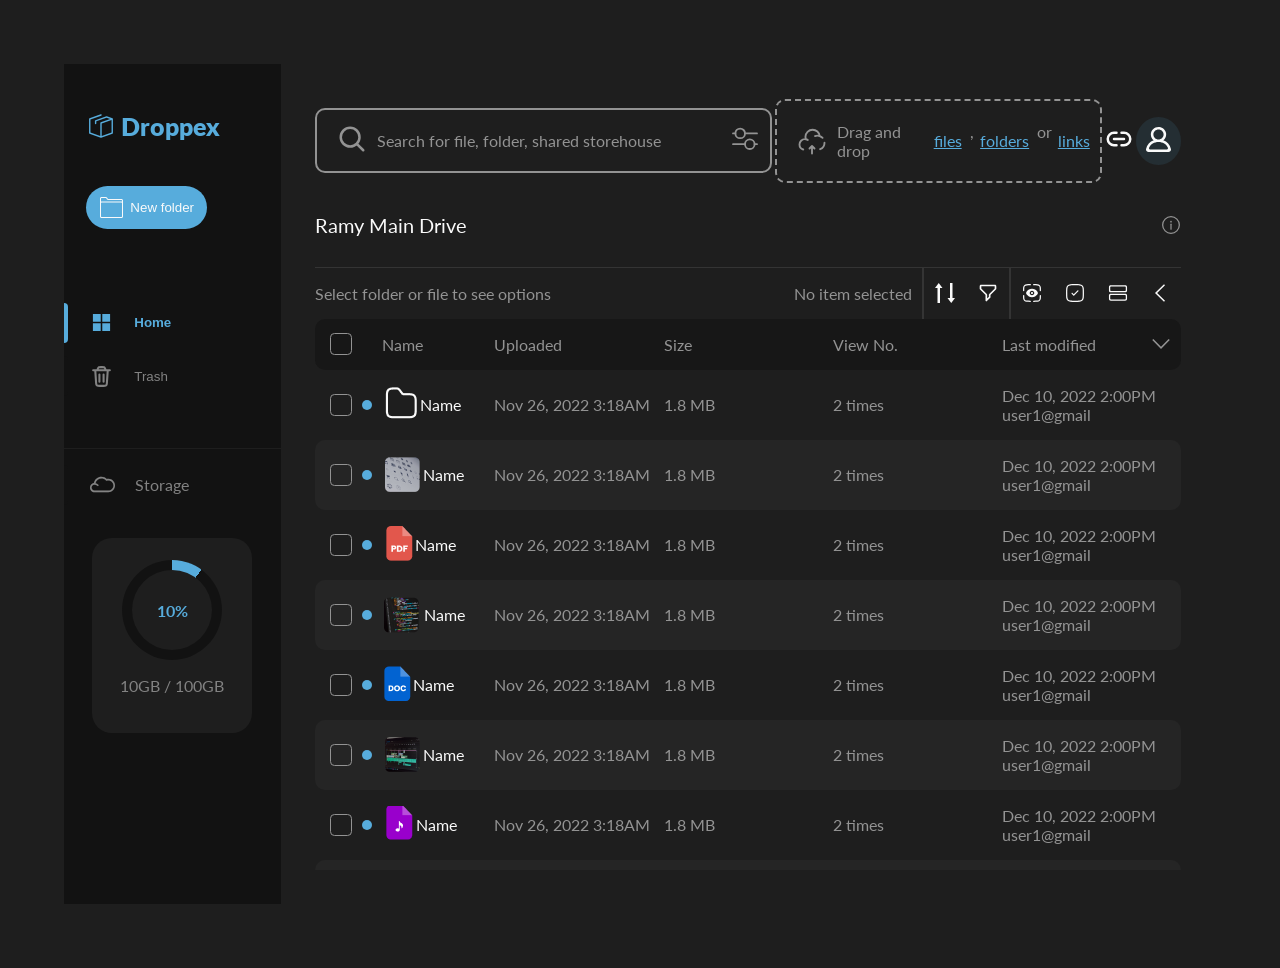
<file: index.html>
<!DOCTYPE html>
<html lang="en">

<head>
  <meta charset="UTF-8" />
  <meta name="viewport" content="width=device-width, initial-scale=1.0" />
  <link rel="stylesheet" href="Dashboard.css" />
  <link rel="preconnect" href="https://fonts.googleapis.com" />
  <link rel="preconnect" href="https://fonts.gstatic.com" crossorigin />
  <link
    href="https://fonts.googleapis.com/css2?family=Lato:ital,wght@0,100;0,300;0,400;0,700;0,900;1,100;1,300;1,400;1,700;1,900&display=swap"
    rel="stylesheet" />
  <title>Dashboard</title>
</head>

<body>
  <!-- Main container -->
  <div class="mainContainer">
    <!-- sidebar -->
    <div class="sidebar">
      <!-- sidebar title and button -->
      <div style="padding: 10%">
        <!-- sidebarTitle -->
        <div class="sidebarTitle">
          <img src="./box.svg" alt="BOX" />
          <p style="font: 800 25px lato; color: #57acdc;margin-left:5px">Droppex</p>
        </div>

        <!-- new folder button -->
        <button class="newFolderButton">
          <img src="./folder.svg" alt="folder" />
          <p>New folder</p>
        </button>
      </div>
      <!-- sidebar tabs -->
      <div class="sidebarTabs">
        <!-- home tab -->
        <button class="tab">
          <div class="sidebarTabSideLine"></div>
          <img style="margin-left: 10%" src="./home.svg" alt="folder" />
          <p style="margin-left: 20px; color: #57acdc; font-weight: bold">
            Home
          </p>
        </button>

        <!-- trash tab -->
        <button class="tab">
          <div class="sidebarTabSideLine" style="background-color: #121212"></div>
          <img style="margin-left: 10%" src="./trash.svg" alt="folder" />
          <p style="margin-left: 20px">Trash</p>
        </button>
      </div>
      <!-- storage -->
      <div>
        <!-- storage title -->
        <div class="tab">
          <div class="sidebarTabSideLine" style="background-color: #121212"></div>
          <img style="margin-left: 10%" src="./cloud.svg" alt="folder" />
          <p style="margin-left: 20px">Storage</p>
        </div>
        <!-- chart container -->
        <div class="chartContainer">
          <!-- donutChart -->
          <div class="donutChart">
            <div class="donut"></div>
          </div>
          <!-- text under donut chart -->
          <p style="text-align: center;">10GB / 100GB</p>
        </div>
      </div>
    </div>

    <!-- main page -->
    <div class="mainPage">
      <!-- top bar -->
      <div class="topBar">
        <!-- search -->
        <div class="searchBar">
          <div class="searchIcon">
          <div><img style="margin-right: 10px; margin-left:10px;" src="./search.svg" alt="search" /></div>
          <p>Search for file, folder, shared storehouse</p>
        </div>
          <div><img src="./settings.svg" alt="settings" /></div>
        </div>
        <!-- upload -->
        <div class="upload">
          <img style="margin-right: 10px; margin-left:10px;" src="./cloud-upload.svg" alt="cloud-upload" />
          <p>Drag and drop&nbsp;
          <p class="uploadLinks">files</p>&nbsp; , &nbsp; <p class="uploadLinks">folders</p>&nbsp; or &nbsp; <p class="uploadLinks">links</p>
          </p>
        </div>
        <!-- link icon -->
        <div class="link"><img src="./link.svg" alt="link"/></div>
        <!-- profile icon -->
        <div style="background-color: #242e33 ; padding:10px;border-radius:50%;"><img src="./profile.svg" alt="profile"/></div>
      </div>

      <!-- second bar -->
      <div class="secondBar">
        <p>Ramy Main Drive</p>
        <img src="./info.svg" alt="info"/>
      </div>

      <!-- third bar -->
      <div class="thirdBar">

        <!-- foldersPreviewMainTitle -->
        <div class="foldersPreviewMainTitle">
          <p>Select folder or file to see options</p>
          <p>No item selected</p>
        </div>

        <!-- filter-order -->
        <div class="filter-order">
          <img src="./up-down-arrows.svg" alt="upDownArrows"/>
          <img src="./filter.svg" alt="upDownArrows"/>
        </div>

        <!-- optionsIcons -->
        <div class="optionsIcons">
          <img src="./eye.svg" alt="eye"/>
          <img src="./checkSquare.svg" alt="checkSquare"/>
          <img src="./rectangle.svg" alt="rectangle"/>
          <img src="./backArrow.svg" alt="backArrow"/>
        </div>


      </div>
      <!-- fourth bar -->
      <div class="fourthBar">
        <div class="nameStyle">
          <div class="checkboxStyle" type="checkbox"></div>
          <p style="margin-left: 30px; color:#939393">Name</p>
        </div>
        <div class="uploadStyle"><p>Uploaded</p></div>
        <div class="uploadStyle"><p>Size</p></div>
        <div class="uploadStyle"><p>View No.</p></div>
        <div class="nameStyle" style="justify-content: space-between;">
          <p style="color: #939393;">Last modified</p>
          <img src="./downArrow.svg" alt="downArrow"/>
        </div>
      </div>

      <!-- folders -->
      <div class="folders">
      <!-- transparent -->
      <div class="transparentFolder">
        <div class="nameStyle">
          <div class="checkboxStyle" type="checkbox"></div>
          <div class="notificationDot"></div>
          <img src="./img1.png" alt="image"/>
          <p>Name</p>
        </div>
        <div class="uploadStyle"><p>Nov 26, 2022 3:18AM</p></div>
        <div class="uploadStyle"><p>1.8 MB</p></div>
        <div class="uploadStyle"><p>2 times</p></div>
        <div class="uploadStyle"><p>Dec 10, 2022 2:00PM user1@gmail</p></div>
      </div>

      <!-- gray -->
      <div class="grayFolder">
        <div class="nameStyle">
          <div class="checkboxStyle" type="checkbox"></div>
          <div class="notificationDot"></div>
          <img src="./img2.png" alt="image"/>
          <p>Name</p>
        </div>
        <div class="uploadStyle"><p>Nov 26, 2022 3:18AM</p></div>
        <div class="uploadStyle"><p>1.8 MB</p></div>
        <div class="uploadStyle"><p>2 times</p></div>
        <div class="uploadStyle"><p>Dec 10, 2022 2:00PM user1@gmail</p></div>
      </div>

      <!-- transparent -->
      <div class="transparentFolder">
        <div class="nameStyle">
          <div class="checkboxStyle" type="checkbox"></div>
          <div class="notificationDot"></div>
          <img src="./img3.png" alt="image"/>
          <p>Name</p>
        </div>
        <div class="uploadStyle"><p>Nov 26, 2022 3:18AM</p></div>
        <div class="uploadStyle"><p>1.8 MB</p></div>
        <div class="uploadStyle"><p>2 times</p></div>
        <div class="uploadStyle"><p>Dec 10, 2022 2:00PM user1@gmail</p></div>
      </div>

      <!-- gray -->
      <div class="grayFolder">
        <div class="nameStyle">
          <div class="checkboxStyle" type="checkbox"></div>
          <div class="notificationDot"></div>
          <img src="./img4.png" alt="image"/>
          <p>Name</p>
        </div>
        <div class="uploadStyle"><p>Nov 26, 2022 3:18AM</p></div>
        <div class="uploadStyle"><p>1.8 MB</p></div>
        <div class="uploadStyle"><p>2 times</p></div>
        <div class="uploadStyle"><p>Dec 10, 2022 2:00PM user1@gmail</p></div>
      </div>

      <!-- transparent -->
      <div class="transparentFolder">
        <div class="nameStyle">
          <div class="checkboxStyle" type="checkbox"></div>
          <div class="notificationDot"></div>
          <img src="./img5.png" alt="image"/>
          <p>Name</p>
        </div>
        <div class="uploadStyle"><p>Nov 26, 2022 3:18AM</p></div>
        <div class="uploadStyle"><p>1.8 MB</p></div>
        <div class="uploadStyle"><p>2 times</p></div>
        <div class="uploadStyle"><p>Dec 10, 2022 2:00PM user1@gmail</p></div>
      </div>

      <!-- gray -->
      <div class="grayFolder">
        <div class="nameStyle">
          <div class="checkboxStyle" type="checkbox"></div>
          <div class="notificationDot"></div>
          <img src="./img6.png" alt="image"/>
          <p>Name</p>
        </div>
        <div class="uploadStyle"><p>Nov 26, 2022 3:18AM</p></div>
        <div class="uploadStyle"><p>1.8 MB</p></div>
        <div class="uploadStyle"><p>2 times</p></div>
        <div class="uploadStyle"><p>Dec 10, 2022 2:00PM user1@gmail</p></div>
      </div>

      <!-- transparent -->
      <div class="transparentFolder">
        <div class="nameStyle">
          <div class="checkboxStyle" type="checkbox"></div>
          <div class="notificationDot"></div>
          <img src="./img7.png" alt="image"/>
          <p>Name</p>
        </div>
        <div class="uploadStyle"><p>Nov 26, 2022 3:18AM</p></div>
        <div class="uploadStyle"><p>1.8 MB</p></div>
        <div class="uploadStyle"><p>2 times</p></div>
        <div class="uploadStyle"><p>Dec 10, 2022 2:00PM user1@gmail</p></div>
      </div>

      <!-- gray -->
      <div class="grayFolder">
        <div class="nameStyle">
          <div class="checkboxStyle" type="checkbox"></div>
          <div class="notificationDot"></div>
          <img src="./img8.png" alt="image"/>
          <p>Name</p>
        </div>
        <div class="uploadStyle"><p>Nov 26, 2022 3:18AM</p></div>
        <div class="uploadStyle"><p>1.8 MB</p></div>
        <div class="uploadStyle"><p>2 times</p></div>
        <div class="uploadStyle"><p>Dec 10, 2022 2:00PM user1@gmail</p></div>
      </div>

      <!-- transparent -->
      <div class="transparentFolder">
        <div class="nameStyle">
          <div class="checkboxStyle" type="checkbox"></div>
          <div class="notificationDot"></div>
          <img src="./img9.png" alt="image"/>
          <p>Name</p>
        </div>
        <div class="uploadStyle"><p>Nov 26, 2022 3:18AM</p></div>
        <div class="uploadStyle"><p>1.8 MB</p></div>
        <div class="uploadStyle"><p>2 times</p></div>
        <div class="uploadStyle"><p>Dec 10, 2022 2:00PM user1@gmail</p></div>
      </div>

      <!-- gray -->
      <div class="grayFolder">
        <div class="nameStyle">
          <div class="checkboxStyle" type="checkbox"></div>
          <div class="notificationDot"></div>
          <img src="./img10.png" alt="image"/>
          <p>Name</p>
        </div>
        <div class="uploadStyle"><p>Nov 26, 2022 3:18AM</p></div>
        <div class="uploadStyle"><p>1.8 MB</p></div>
        <div class="uploadStyle"><p>2 times</p></div>
        <div class="uploadStyle"><p>Dec 10, 2022 2:00PM user1@gmail</p></div>
      </div>

      <!-- transparent -->
      <div class="transparentFolder">
        <div class="nameStyle">
          <div class="checkboxStyle" type="checkbox"></div>
          <div class="notificationDot"></div>
          <img src="./img9.png" alt="image"/>
          <p>Name</p>
        </div>
        <div class="uploadStyle"><p>Nov 26, 2022 3:18AM</p></div>
        <div class="uploadStyle"><p>1.8 MB</p></div>
        <div class="uploadStyle"><p>2 times</p></div>
        <div class="uploadStyle"><p>Dec 10, 2022 2:00PM user1@gmail</p></div>
      </div>

      <!-- gray -->
      <div class="grayFolder">
        <div class="nameStyle">
          <div class="checkboxStyle" type="checkbox"></div>
          <div class="notificationDot"></div>
          <img src="./img10.png" alt="image"/>
          <p>Name</p>
        </div>
        <div class="uploadStyle"><p>Nov 26, 2022 3:18AM</p></div>
        <div class="uploadStyle"><p>1.8 MB</p></div>
        <div class="uploadStyle"><p>2 times</p></div>
        <div class="uploadStyle"><p>Dec 10, 2022 2:00PM user1@gmail</p></div>
      </div>

      <!-- transparent -->
      <div class="transparentFolder">
        <div class="nameStyle">
          <div class="checkboxStyle" type="checkbox"></div>
          <div class="notificationDot"></div>
          <img src="./img9.png" alt="image"/>
          <p>Name</p>
        </div>
        <div class="uploadStyle"><p>Nov 26, 2022 3:18AM</p></div>
        <div class="uploadStyle"><p>1.8 MB</p></div>
        <div class="uploadStyle"><p>2 times</p></div>
        <div class="uploadStyle"><p>Dec 10, 2022 2:00PM user1@gmail</p></div>
      </div>

      <!-- gray -->
      <div class="grayFolder">
        <div class="nameStyle">
          <div class="checkboxStyle" type="checkbox"></div>
          <div class="notificationDot"></div>
          <img src="./img10.png" alt="image"/>
          <p>Name</p>
        </div>
        <div class="uploadStyle"><p>Nov 26, 2022 3:18AM</p></div>
        <div class="uploadStyle"><p>1.8 MB</p></div>
        <div class="uploadStyle"><p>2 times</p></div>
        <div class="uploadStyle"><p>Dec 10, 2022 2:00PM user1@gmail</p></div>
      </div>

    </div>
    </div>
  </div>
</body>

</html>
</file>
<file: Dashboard.css>
body{
    background-color: #1e1e1e ;
    color: #fafafa;
    font-family: "Lato", sans-serif;
    padding: 5%;
    margin: 0%;
}
/* width */
::-webkit-scrollbar {
  width: 10px;
}

/* Track */
::-webkit-scrollbar-track {
  background-color: #3f3f3f;
  box-shadow: inset 0 0 5px #3f3f3f;
  border-radius: 10px;
}

/* Handle */
::-webkit-scrollbar-thumb {
  background: #121212;
  border-radius: 10px;
}
.mainContainer{
    display: flex;
    justify-content: center;
    align-content: center;
}
.sidebar{
    width: 20%;
    background-color: #121212;

}
.mainPage{
    width: 80%;
    padding: 3% ;
}
.sidebarTitle{
    display: flex;
    justify-content: start;
    align-content: center;
    margin-bottom: 20px;
}
.newFolderButton{
    width: 70%;
    background-color: #57acdc;
    display: flex;
    justify-content: space-evenly;
    align-items:center;
    color: #fafafa;
    border: none;
    border-radius: 50px;
    cursor: pointer;
}
.sidebarTabs{
    margin-top: 50px;
    border-bottom: #1e1e1e solid 1pt;
    padding-bottom: 50px;
}

.tab{
    width: 100%;
    display: flex;
    justify-content: start;
    align-items:center;
    background-color: transparent;
    border: none;
    color: #828282;
    cursor: pointer;
    padding-left: 0%;
    margin-top: 10px;
}
.sidebarTabSideLine{
    width: 2%;
    background-color: #57acdc;
    height:40px;
    border-radius: 0 20px 20px 0;
}
.chartContainer{
    background-color: #1e1e1e;
    margin: 13%;
    border-radius: 20px;
    padding: 10%;
    color: #828282;
    font-family:"lato";
}

.donutChart{
    display: flex;
    justify-content: center;
}
.donut {
    width: 100px;
    height: 100px;
    border-radius: 50%;
  
    background: conic-gradient(
    #57acdc 0deg 36deg,
      #121212 36deg 360deg
    );
  }
  
  .donut::before {
    display: flex;
    justify-content: center;
    align-items: center;
    content: "10%";
    width: 80px;
    height: 80px;
    border-radius: 50%;
    background: #1e1e1e;
    color: #57acdc;
    font-weight: bold;
  }
  
  .donut {
    display: flex;
    align-items: center;
    justify-content: center;
  }

  .topBar{
    display: flex;
    justify-content: space-between;
    align-items: center;
    color: #939393;
  }
  .searchBar{
    width: 50%;
    padding: 5px 10px;
    display: flex;
    justify-content: space-between;
    align-items: center;
    border: 2px solid #939393;
    border-radius: 10px;
  }
  .searchIcon{
    display: flex;
    justify-content: space-between;
    align-items: center;
  }
  .upload{
    width: 35%;
    padding: 5px 10px;
    display: flex;
    justify-content: start;
    align-items: center;
    border: 2px dashed #939393;
    border-radius: 10px;
  }

  .uploadLinks{
    color:#57acdc ;
    text-decoration: underline;
  }

  .secondBar{
    padding: 10px 0px;
    display: flex;
    justify-content: space-between;
    align-items: center;
    font-size: 20px;
    color: #fafafa;
    border-bottom: #343434 solid 1pt;
  }
  .thirdBar{
    color: #939393;
    display: flex;
    justify-content: space-between;
  }

  .foldersPreviewMainTitle{
    padding-right: 10px;
    width: 70%;
    display: flex;
    justify-content: space-between;
    align-items: center;
  }

  .filter-order{
    width: 10%;
    display: flex;
    justify-content: space-around;
    align-items: center;
    border-left: #343434 solid 2px;
    border-right: #343434 solid 2px;
  }

  .optionsIcons{
    width: 20%;
    display: flex;
    justify-content: space-around;
    align-items: center;
  }

  .fourthBar{
    display: flex;
    justify-content: space-between;
    align-items: center;
    color: #939393;
    background-color: #171717;
    border-radius: 10px;
    padding: 0px 10px;
  }
  .folders{
    height: 500px;
    overflow: auto;
  }

  .transparentFolder{
    display: flex;
    justify-content: space-between;
    align-items: center;
    color: #939393;
    background-color: transparent;
    border-radius: 10px;
    padding: 0px 10px;
  }
  .grayFolder{
    display: flex;
    justify-content: space-between;
    align-items: center;
    color: #939393;
    background-color: #252525;
    border-radius: 10px;
    padding: 0px 10px;
  }
  .notificationDot{
    width: 10px;
    height: 10px;
    border-radius: 50%;
    background-color: #57acdc;
    margin: 0px 10px;
  }

  .nameStyle{
    width: 20%;
    display: flex;
    justify-content: start;
    align-items: center;
    color: #fafafa;
  }

  .uploadStyle{
    width: 20%;
  }

  .checkboxStyle{
    margin-left: 5px;
    width: 20px;
    height: 20px;
    border: 1px solid #939393;
    border-radius: 20%;
  }
</file>
